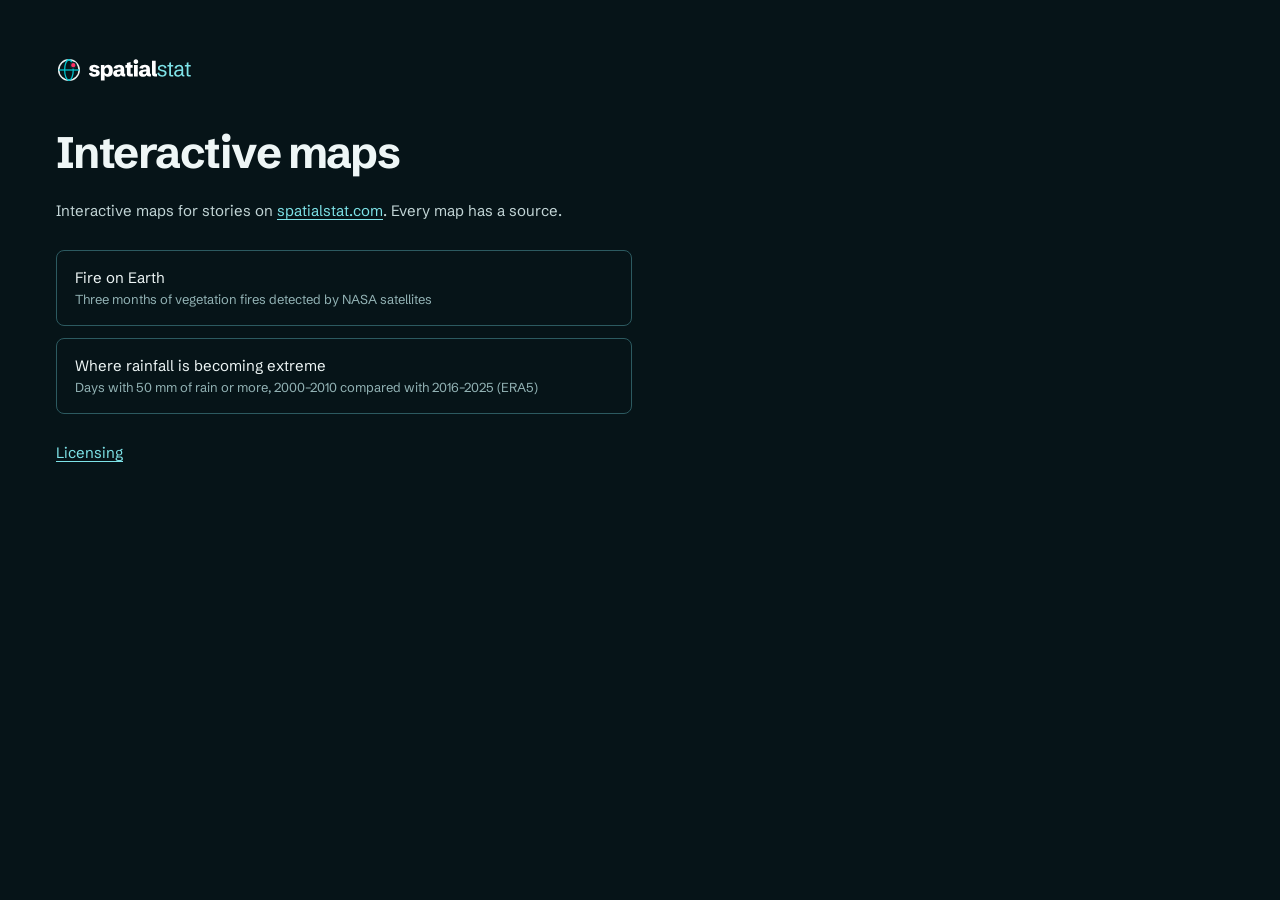
<file: index.html>
<!doctype html>
<html lang="en">
<head>
<meta charset="utf-8">
<meta name="viewport" content="width=device-width, initial-scale=1">
<title>SpatialStat interactive maps</title>
<meta name="robots" content="noindex">
<link rel="icon" type="image/svg+xml" href="shared/brand/favicon.svg">
<link rel="stylesheet" href="shared/embed.css">
<style>
  body { overflow: auto; display: block; padding: clamp(20px, 5vw, 56px); background: #061418; }
  img { height: 28px; }
  h1 { font-size: clamp(28px, 5vw, 44px); letter-spacing: -0.035em; margin: 28px 0 8px; }
  p { color: var(--text-soft); max-width: 36rem; }
  ul { list-style: none; padding: 0; margin: 28px 0; display: grid; gap: 12px; max-width: 36rem; }
  li a { display: block; padding: 16px 18px; border: 1px solid var(--line); border-radius: 8px; text-decoration: none; color: var(--text); }
  li a:hover { border-color: var(--signal-soft); }
  li span { display: block; font-size: 13px; color: var(--text-mute); }
</style>
</head>
<body>
  <a href="https://spatialstat.com/"><img src="shared/brand/logo-dark.svg" alt="SpatialStat"></a>
  <h1>Interactive maps</h1>
  <p>Interactive maps for stories on <a href="https://spatialstat.com/">spatialstat.com</a>. Every map has a source.</p>
  <ul>
    <li><a href="fire-globe/">Fire on Earth<span>Three months of vegetation fires detected by NASA satellites</span></a></li>
    <li><a href="rain-globe/">Where rainfall is becoming extreme<span>Days with 50 mm of rain or more, 2000–2010 compared with 2016–2025 (ERA5)</span></a></li>
  </ul>
  <p><a href="https://spatialstat.com/licensing/">Licensing</a></p>
</body>
</html>
</file>
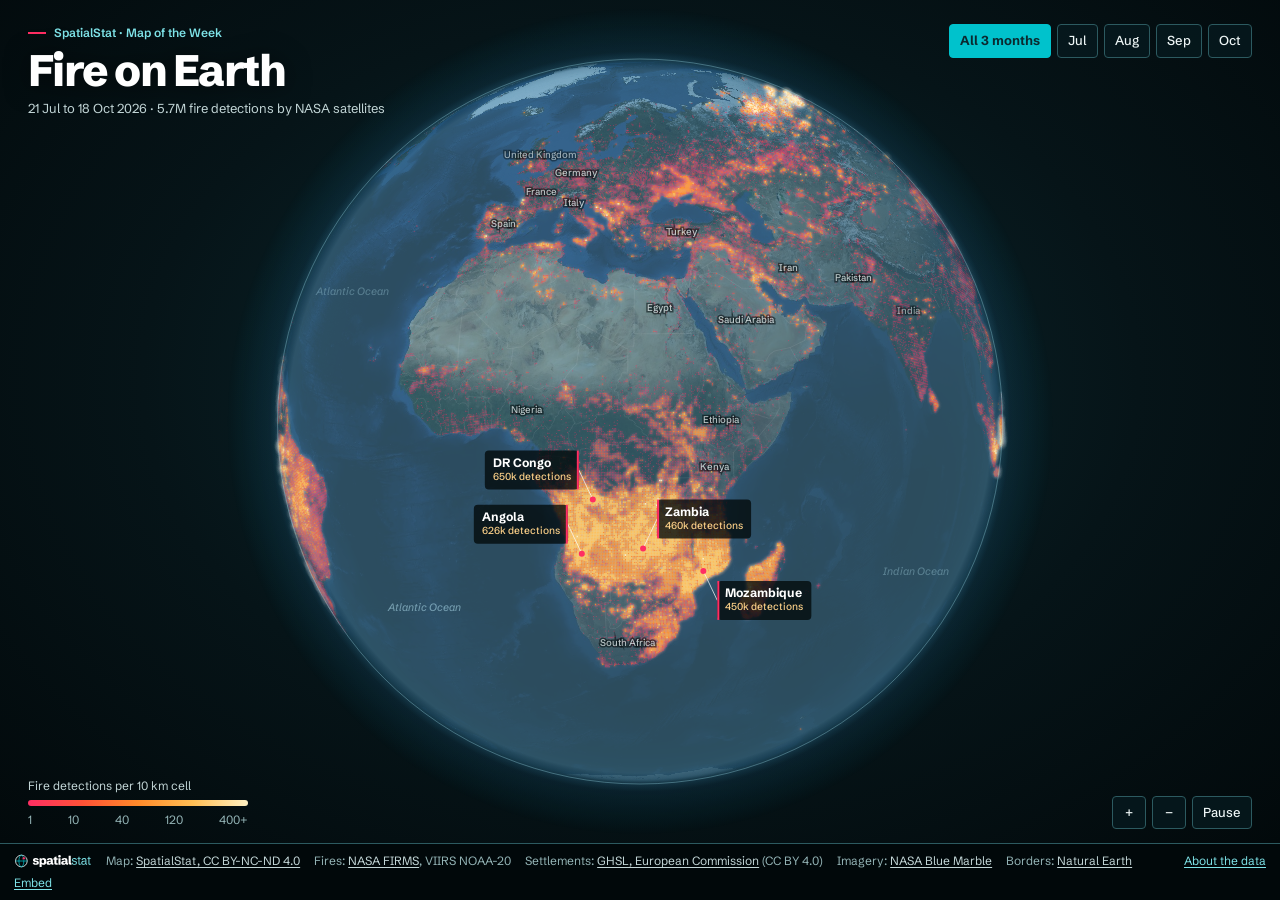
<file: fire-globe/index.html>
<!doctype html>
<html lang="en">
<head>
<meta charset="utf-8">
<meta name="viewport" content="width=device-width, initial-scale=1">
<title>Fire on Earth: three months of NASA fire detections | SpatialStat</title>
<meta name="description" content="Interactive globe of vegetation fires detected by NASA satellites over three months, with towns, cities, offshore platforms and gas flares removed. By SpatialStat.">
<link rel="canonical" href="https://spatialstat.com/">
<link rel="icon" type="image/svg+xml" href="../shared/brand/favicon.svg">
<link rel="stylesheet" href="../shared/embed.css">
<link rel="stylesheet" href="globe.css">
</head>
<body>
<main class="stage" id="stage">
  <canvas id="earth" aria-hidden="true"></canvas>
  <canvas id="globe" role="img" aria-label="Rotating globe showing vegetation fires detected by NASA satellites. Drag to turn it."></canvas>

  <header class="head" id="head">
    <p class="kicker">SpatialStat · Map of the Week</p>
    <h1 id="title">Fire on Earth</h1>
    <p class="period" id="period">Loading data…</p>
  </header>

  <nav class="months" id="months" aria-label="Choose a period"></nav>

  <div class="legend" aria-hidden="true">
    <span>Fire detections per 10 km cell</span>
    <span class="ramp"></span>
    <span class="ticks"><span>1</span><span>10</span><span>40</span><span>120</span><span>400+</span></span>
  </div>

  <div class="controls">
    <button type="button" id="zoom-in" aria-label="Zoom in">+</button>
    <button type="button" id="zoom-out" aria-label="Zoom out">−</button>
    <button type="button" id="spin" aria-pressed="true">Pause</button>
  </div>
</main>

<footer class="credits" id="credits">
  <p class="credit-line">
    <a class="brand" href="https://spatialstat.com/" target="_top"><img src="../shared/brand/logo-dark.svg" alt="SpatialStat"></a>
    <span>Map: <a href="https://spatialstat.com/licensing/" target="_top">SpatialStat, CC BY-NC-ND 4.0</a></span>
    <span>Fires: <a href="https://firms.modaps.eosdis.nasa.gov/" target="_blank" rel="noopener">NASA FIRMS</a>, VIIRS NOAA-20</span>
    <span>Settlements: <a href="https://human-settlement.emergency.copernicus.eu/" target="_blank" rel="noopener">GHSL, European Commission</a> (CC BY 4.0)</span>
    <span>Imagery: <a href="https://visibleearth.nasa.gov/collection/1484/blue-marble" target="_blank" rel="noopener">NASA Blue Marble</a></span>
    <span>Borders: <a href="https://www.naturalearthdata.com/" target="_blank" rel="noopener">Natural Earth</a></span>
    <button type="button" class="link" id="about-btn" aria-expanded="false" aria-controls="about">About the data</button>
    <button type="button" class="link" id="embed-btn" aria-expanded="false" aria-controls="embed">Embed</button>
  </p>
  <div class="panel" id="about" hidden>
    <p>Each glowing cell holds the fires detected by the VIIRS instrument on NASA/NOAA's NOAA-20 satellite (375 m pixels), counted on a grid. A detection is a pixel that was hot when the satellite passed, so one large fire produces many detections and fires under cloud are missed.</p>
    <p id="method">We kept nominal- and high-confidence detections and removed those offshore, inside towns and cities, and at persistent heat sources such as gas flares.</p>
    <p>We acknowledge the use of data and imagery from NASA's Fire Information for Resource Management System (FIRMS), part of NASA's Earth Science Data and Information System (ESDIS). Settlement mask: Schiavina M., Melchiorri M., Pesaresi M. (2023), GHS-SMOD R2023A, European Commission, Joint Research Centre. Satellite image of the Earth: NASA Visible Earth, Blue Marble (public domain); it shows the land surface, not the clouds or conditions on these dates. Processed data (fires.json, stats.json) are available under CC BY 4.0 with these credits.</p>
  </div>
  <div class="panel" id="embed" hidden>
    <p>Free to embed on non-commercial sites with this credit. For media and commercial use, see <a href="https://spatialstat.com/licensing/" target="_top">licensing</a>.</p>
    <textarea id="embed-code" readonly rows="3"></textarea>
    <button type="button" class="copy" id="copy">Copy code</button>
  </div>
</footer>

<script src="../shared/vendor/d3-array.min.js"></script>
<script src="../shared/vendor/d3-geo.min.js"></script>
<script src="globe.js"></script>
</body>
</html>
</file>
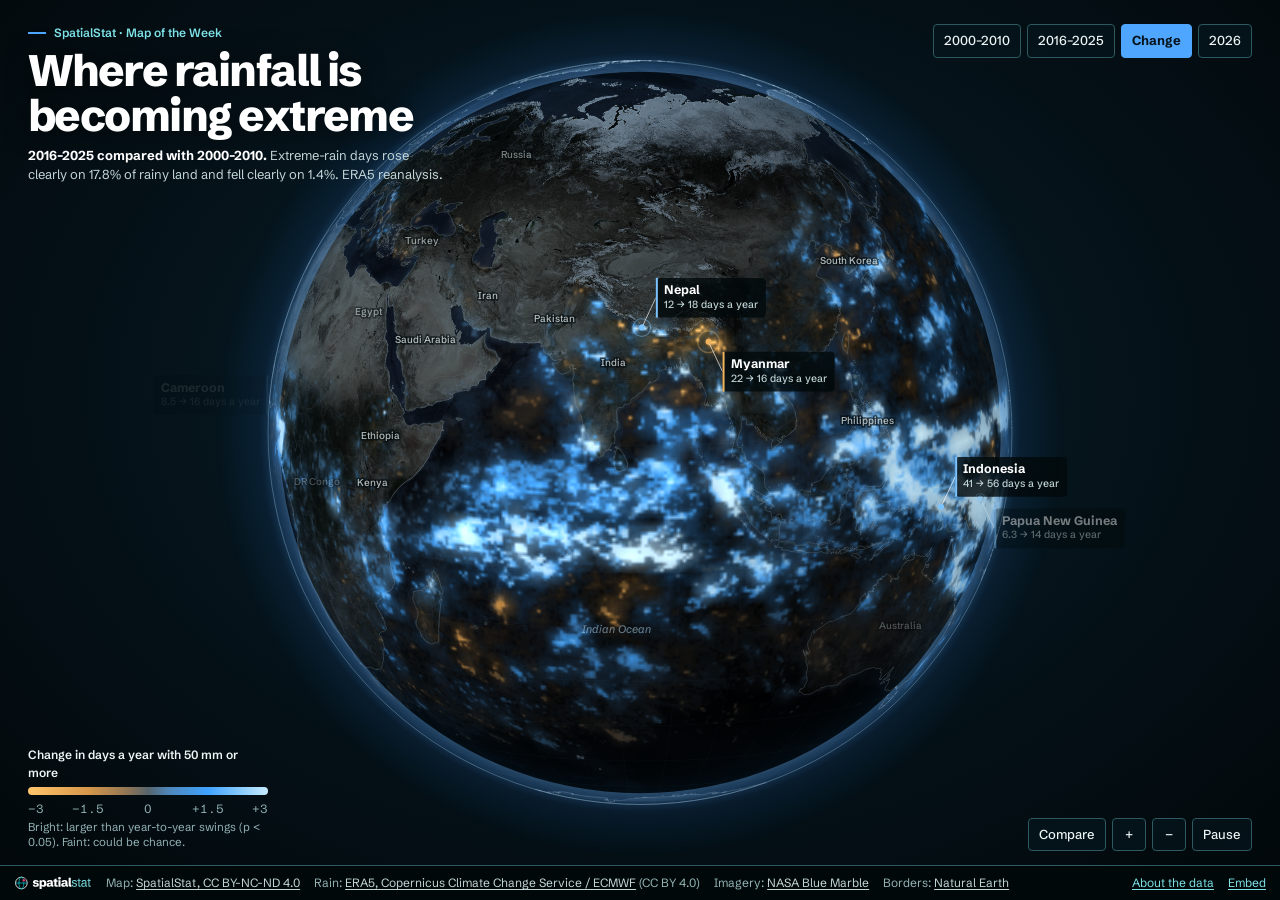
<file: rain-globe/index.html>
<!doctype html>
<html lang="en">
<head>
<meta charset="utf-8">
<meta name="viewport" content="width=device-width, initial-scale=1">
<title>Where rainfall is becoming extreme | SpatialStat</title>
<meta name="description" content="Interactive globe of days with 50 mm of rain or more, 2000–2010 compared with 2016–2025, from the ERA5 climate reanalysis. By SpatialStat.">
<link rel="canonical" href="https://spatialstat.com/">
<link rel="icon" type="image/svg+xml" href="../shared/brand/favicon.svg">
<link rel="stylesheet" href="../shared/embed.css">
<link rel="stylesheet" href="rain.css">
</head>
<body>
<main class="stage" id="stage">
  <canvas id="earth" aria-hidden="true"></canvas>
  <canvas id="globe" role="img" aria-label="Rotating globe showing how often a day brings 50 mm of rain or more, and how that changed between 2000–2010 and 2016–2025. Drag to turn it."></canvas>

  <header class="head" id="head">
    <p class="kicker">SpatialStat · Map of the Week</p>
    <h1 id="title">Where rainfall is becoming extreme</h1>
    <p class="period" id="period">Loading data…</p>
  </header>

  <nav class="views" id="views" aria-label="Choose a view">
    <button type="button" data-view="a">2000–2010</button>
    <button type="button" data-view="b">2016–2025</button>
    <button type="button" data-view="change">Change</button>
    <button type="button" data-view="c" hidden>2026</button>
  </nav>

  <div class="legend" id="legend" aria-hidden="true">
    <span class="legend-title" id="legend-title">Days a year with 50 mm of rain or more</span>
    <span class="ramp" id="ramp"></span>
    <span class="ticks" id="ticks"></span>
    <span class="legend-note" id="legend-note"></span>
  </div>

  <div class="tip" id="tip" hidden></div>

  <div class="controls">
    <button type="button" id="play" aria-pressed="false" title="Switch between the two periods">Compare</button>
    <button type="button" id="zoom-in" aria-label="Zoom in">+</button>
    <button type="button" id="zoom-out" aria-label="Zoom out">−</button>
    <button type="button" id="spin" aria-pressed="true">Pause</button>
  </div>
</main>

<footer class="credits" id="credits">
  <p class="credit-line">
    <a class="brand" href="https://spatialstat.com/" target="_top"><img src="../shared/brand/logo-dark.svg" alt="SpatialStat"></a>
    <span>Map: <a href="https://spatialstat.com/licensing/" target="_top">SpatialStat, CC BY-NC-ND 4.0</a></span>
    <span>Rain: <a href="https://cds.climate.copernicus.eu/datasets/derived-era5-single-levels-daily-statistics" target="_blank" rel="noopener">ERA5, Copernicus Climate Change Service / ECMWF</a> (CC BY 4.0)</span>
    <span>Imagery: <a href="https://visibleearth.nasa.gov/collection/1484/blue-marble" target="_blank" rel="noopener">NASA Blue Marble</a></span>
    <span>Borders: <a href="https://www.naturalearthdata.com/" target="_blank" rel="noopener">Natural Earth</a></span>
    <button type="button" class="link" id="about-btn" aria-expanded="false" aria-controls="about">About the data</button>
    <button type="button" class="link" id="embed-btn" aria-expanded="false" aria-controls="embed">Embed</button>
  </p>
  <div class="panel" id="about" hidden>
    <p>For every cell of the ERA5 grid (0.25°, about 28 km) we counted the days a year when 50 mm of rain or more fell (snow and hail counted as water), then averaged the yearly counts over 2000–2010 and over 2016–2025. The map shows those averages on a 0.5° grid. Days run from midnight to midnight UTC.</p>
    <p id="method">“Change” is the second period minus the first. A change is shown bright when it is larger than normal year-to-year variation (Welch's t-test on the yearly counts, p &lt; 0.05) and faint when it is not. Even with no real change, about one cell in twenty would pass this test by chance, so look for whole regions rather than single cells.</p>
    <p>The current year is shown on its own and only for complete months (ERA5 runs about five days behind real time). It is compared with the same months in the earlier years, not with whole years.</p>
    <p>ERA5 is a climate reanalysis: a weather model combined with observations, not a rain gauge. Its 28 km cells smooth out the heaviest local downpours, so it counts fewer extreme days than gauges and radars do, especially in thunderstorms and on mountains. Treat the numbers as a consistent comparison between periods, not as local records.</p>
    <p>Generated using Copernicus Climate Change Service information (2026). Neither the European Commission nor ECMWF is responsible for any use that may be made of the Copernicus information or data it contains. Hersbach, H. et al. (2020), The ERA5 global reanalysis, QJRMS 146, 1999–2049. Satellite image of the Earth: NASA Visible Earth, Blue Marble (public domain). Processed data (rain.json, stats.json) are available under CC BY 4.0 with these credits.</p>
  </div>
  <div class="panel" id="embed" hidden>
    <p>Free to embed on non-commercial sites with this credit. For media and commercial use, see <a href="https://spatialstat.com/licensing/" target="_top">licensing</a>.</p>
    <textarea id="embed-code" readonly rows="3"></textarea>
    <button type="button" class="copy" id="copy">Copy code</button>
  </div>
</footer>

<script src="../shared/vendor/d3-array.min.js"></script>
<script src="../shared/vendor/d3-geo.min.js"></script>
<script src="rain.js"></script>
</body>
</html>
</file>
<file: shared/embed.css>
/* Shared styles for SpatialStat interactive maps on GitHub Pages.
   Colours and fonts follow the SpatialStat design system (palette Signal). */
@import url('https://fonts.googleapis.com/css2?family=Schibsted+Grotesk:wght@400..800&display=swap');

:root {
  --ink: #12262c;
  --deep: #0b2a30;
  --night: #02090b;
  --teal: #006b74;
  --signal: #00c2cc;
  --signal-soft: #7ee3e8;
  --mark: #ff2e63;
  --sand: #e7b75a;
  --text: #eef6f6;
  --text-soft: #c3d6d7;
  --text-mute: #93b3b5;
  --line: #2c5a60;
  --font: 'Schibsted Grotesk', system-ui, -apple-system, 'Segoe UI', sans-serif;
}
*, *::before, *::after { box-sizing: border-box; }
html, body { margin: 0; height: 100%; }
body { background: var(--night); color: var(--text); font: 15px/1.5 var(--font); -webkit-font-smoothing: antialiased; display: flex; flex-direction: column; overflow: hidden; }
a { color: var(--signal-soft); text-underline-offset: 0.2em; }
a:hover { color: #fff; }
button { font: inherit; }
:focus-visible { outline: 2px solid var(--signal-soft); outline-offset: 2px; }

/* Credit bar: always visible, so the licence travels with every embed */
.credits { flex: none; background: rgba(2, 9, 11, 0.92); border-top: 1px solid var(--line); font-size: 12px; color: var(--text-mute); position: relative; z-index: 10; }
.credit-line { display: flex; flex-wrap: wrap; align-items: center; gap: 4px 14px; margin: 0; padding: 8px 14px; }
.credit-line a { color: var(--text-soft); }
.credit-line .brand img { height: 16px; width: auto; display: block; }
.credit-line .link { background: none; border: 0; padding: 0; color: var(--signal-soft); text-decoration: underline; text-underline-offset: 0.2em; cursor: pointer; font-size: 12px; }
.credit-line .link:first-of-type { margin-left: auto; }
.panel { padding: 0 14px 12px; max-width: 60rem; color: var(--text-soft); }
.panel p { margin: 0 0 8px; }
.panel textarea { width: 100%; background: #061418; color: var(--text); border: 1px solid var(--line); border-radius: 4px; font: 12px/1.4 ui-monospace, monospace; padding: 8px; resize: vertical; }
.copy { margin-top: 6px; background: var(--signal); color: var(--deep); border: 0; border-radius: 4px; font-weight: 700; padding: 6px 12px; cursor: pointer; }
[hidden] { display: none !important; }
@media (max-width: 640px) { .credit-line .link:first-of-type { margin-left: 0; } }
</file>
<file: fire-globe/globe.css>
.stage { position: relative; flex: 1; min-height: 0; overflow: hidden; background: radial-gradient(ellipse at 50% 45%, #0c2a31 0%, #061418 55%, #02090b 100%); }
canvas { position: absolute; inset: 0; width: 100%; height: 100%; display: block; }
#globe { cursor: grab; touch-action: pan-y; }
#globe:active { cursor: grabbing; }
#earth { pointer-events: none; }

.head { position: absolute; left: clamp(14px, 3vw, 28px); top: clamp(12px, 3vw, 24px); z-index: 2; pointer-events: none; max-width: min(28rem, 60%); }
.kicker { display: flex; align-items: center; gap: 8px; margin: 0 0 6px; font-size: 12px; font-weight: 600; color: var(--signal-soft); }
.kicker::before { content: ''; width: 18px; height: 2px; background: var(--mark); }
.head h1 { margin: 0; font-size: clamp(24px, 4.2vw, 44px); line-height: 1.02; letter-spacing: -0.035em; font-weight: 800; color: #fff; text-shadow: 0 2px 24px rgba(0, 0, 0, 0.6); }
.period { margin: 6px 0 0; font-size: 13px; color: var(--text-soft); }

.months { position: absolute; right: clamp(14px, 3vw, 28px); top: clamp(12px, 3vw, 24px); z-index: 2; display: flex; flex-wrap: wrap; justify-content: flex-end; gap: 6px; max-width: 50%; }
.months button, .controls button { background: rgba(7, 26, 31, 0.78); border: 1px solid var(--line); border-radius: 4px; color: var(--text); font-size: 13px; font-weight: 500; padding: 6px 10px; cursor: pointer; }
.months button:hover, .controls button:hover { border-color: var(--signal-soft); }
.months button[aria-pressed='true'] { background: var(--signal); border-color: var(--signal); color: var(--deep); font-weight: 700; }

.legend { position: absolute; left: clamp(14px, 3vw, 28px); bottom: 14px; z-index: 2; display: grid; gap: 5px; font-size: 12px; color: var(--text-soft); pointer-events: none; }
.ramp { display: block; width: 220px; height: 6px; border-radius: 3px; background: linear-gradient(90deg, #ff2e63, #ff5236 25%, #ff8a2a 50%, #ffbe55 75%, #fff0c2); }
.ticks { display: flex; justify-content: space-between; width: 220px; color: var(--text-mute); }
.controls { position: absolute; right: clamp(14px, 3vw, 28px); bottom: 14px; z-index: 2; display: flex; gap: 6px; }
.controls button { min-width: 34px; }

/* ?chrome=min hides the title when the page sits inside an article that already has one.
   ?chrome=none hides all controls, for clean video frames. */
.min .head { display: none; }
.none .head, .none .months, .none .legend, .none .controls, .none + .credits { display: none; }
@media (max-width: 560px) { .legend { display: none; } .months { max-width: 100%; left: 14px; right: 14px; top: auto; bottom: 56px; justify-content: center; } }
</file>
<file: rain-globe/rain.css>
.stage { position: relative; flex: 1; min-height: 0; overflow: hidden; background: radial-gradient(ellipse at 50% 45%, #0b2230 0%, #051219 55%, #02080b 100%); }
canvas { position: absolute; inset: 0; width: 100%; height: 100%; display: block; }
#globe { cursor: grab; touch-action: pan-y; }
#globe:active { cursor: grabbing; }
#earth { pointer-events: none; }

.head { position: absolute; left: clamp(14px, 3vw, 28px); top: clamp(12px, 3vw, 24px); z-index: 2; pointer-events: none; max-width: min(30rem, 58%); }
.kicker { display: flex; align-items: center; gap: 8px; margin: 0 0 6px; font-size: 12px; font-weight: 600; color: var(--signal-soft); }
.kicker::before { content: ''; width: 18px; height: 2px; background: #4fa6ff; }
.head h1 { margin: 0; font-size: clamp(24px, 4.2vw, 44px); line-height: 1.02; letter-spacing: -0.035em; font-weight: 800; color: #fff; text-shadow: 0 2px 24px rgba(0, 0, 0, 0.6); }
.period { margin: 8px 0 0; font-size: 13px; color: var(--text-soft); max-width: 26rem; }
.period b { color: #fff; font-weight: 700; }

.views { position: absolute; right: clamp(14px, 3vw, 28px); top: clamp(12px, 3vw, 24px); z-index: 2; display: flex; gap: 6px; }
.views button, .controls button { background: rgba(5, 20, 28, 0.8); border: 1px solid var(--line); border-radius: 4px; color: var(--text); font-size: 13px; font-weight: 500; padding: 6px 10px; cursor: pointer; }
.views button:hover, .controls button:hover { border-color: var(--signal-soft); }
.views button[aria-pressed='true'] { background: #4fa6ff; border-color: #4fa6ff; color: #04121a; font-weight: 700; }
.controls button[aria-pressed='true']#play { border-color: #4fa6ff; color: #bfe3ff; }

.legend { position: absolute; left: clamp(14px, 3vw, 28px); bottom: 14px; z-index: 2; display: grid; gap: 5px; font-size: 12px; color: var(--text-soft); pointer-events: none; width: 240px; }
.legend-title { font-weight: 600; color: var(--text); }
.ramp { display: block; width: 240px; height: 8px; border-radius: 4px; }
.ticks { position: relative; display: block; height: 15px; width: 240px; color: var(--text-mute); font-variant-numeric: tabular-nums; }
.ticks span { position: absolute; top: 0; white-space: nowrap; }
.legend-note { color: var(--text-mute); font-size: 11.5px; line-height: 1.35; }
.legend-note:empty { display: none; }

.controls { position: absolute; right: clamp(14px, 3vw, 28px); bottom: 14px; z-index: 2; display: flex; gap: 6px; }
.controls button { min-width: 34px; }

.tip { position: absolute; z-index: 3; pointer-events: none; background: rgba(2, 9, 11, 0.9); border: 1px solid var(--line); border-radius: 6px; padding: 8px 10px; font-size: 12px; line-height: 1.45; color: var(--text-soft); min-width: 180px; box-shadow: 0 6px 24px rgba(0, 0, 0, 0.4); }
.tip .where { color: var(--text-mute); font-size: 11px; margin-bottom: 3px; }
.tip .row { display: flex; justify-content: space-between; gap: 14px; font-variant-numeric: tabular-nums; }
.tip .row b { color: #fff; font-weight: 600; }
.tip .delta { margin-top: 4px; padding-top: 4px; border-top: 1px solid rgba(255, 255, 255, 0.1); }
.tip .sw { display: inline-block; width: 8px; height: 8px; border-radius: 2px; margin-right: 5px; vertical-align: 0; }
.tip .note { color: var(--text-mute); font-size: 11px; }

.notice { position: absolute; inset: auto 0 45% 0; z-index: 4; text-align: center; color: var(--text-soft); padding: 0 24px; }
.notice code { background: rgba(255, 255, 255, 0.08); padding: 1px 5px; border-radius: 3px; }

/* ?chrome=min hides the title when the page sits inside an article that already has one.
   ?chrome=none hides all controls, for clean video frames. */
.min .head { display: none; }
.none .head, .none .views, .none .legend, .none .controls, .none .tip, .none + .credits { display: none !important; }
@media (max-width: 640px) {
  .head { max-width: calc(100% - 28px); }
  .period { display: none; }
  .views { left: 14px; right: 14px; top: auto; bottom: 58px; justify-content: center; }
  .legend { bottom: 100px; left: 50%; transform: translateX(-50%); width: 240px; text-align: center; }
  .legend-title { font-size: 11.5px; }
  .legend-note { display: none; }
  .controls { left: 14px; right: 14px; justify-content: center; }
}
@media (max-width: 640px) and (max-height: 620px) { .legend { display: none; } }
</file>
